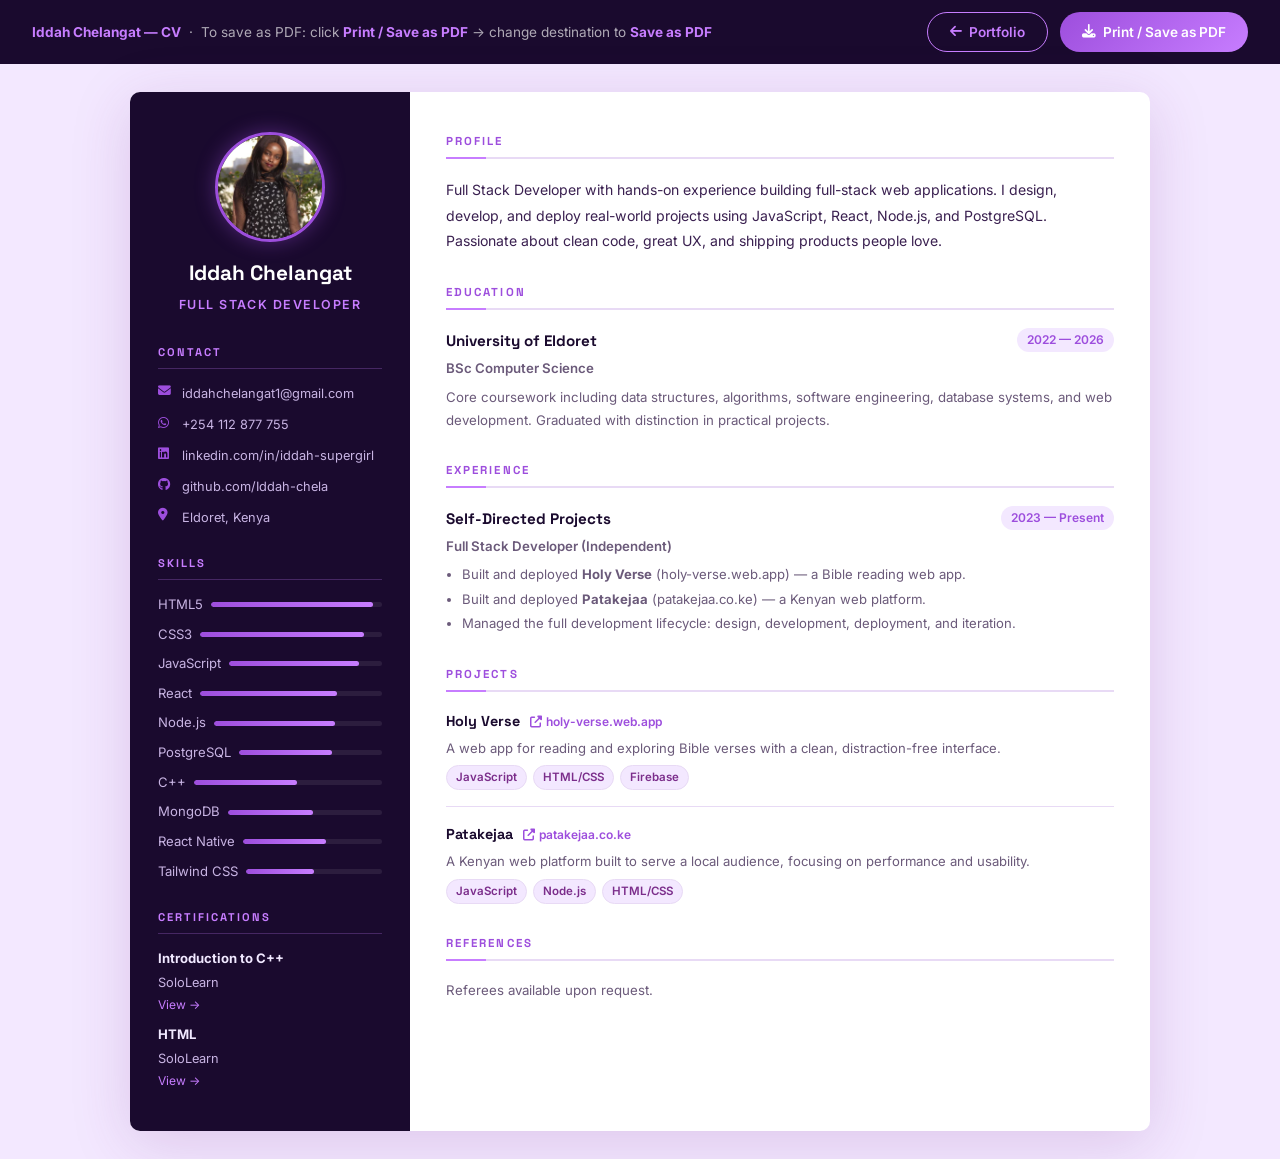
<file: cv.html>
<!DOCTYPE html>
<html lang="en">
<head>
  <meta charset="UTF-8" />
  <meta name="viewport" content="width=device-width, initial-scale=1.0" />
  <title>CV — Iddah Chelangat</title>
  <link rel="preconnect" href="https://fonts.googleapis.com" />
  <link rel="preconnect" href="https://fonts.gstatic.com" crossorigin />
  <link href="https://fonts.googleapis.com/css2?family=Space+Grotesk:wght@400;500;600;700&family=Inter:wght@300;400;500;600&display=swap" rel="stylesheet" />
  <link rel="stylesheet" href="https://cdnjs.cloudflare.com/ajax/libs/font-awesome/6.5.0/css/all.min.css" />

  <style>
    /* ======= VARIABLES ======= */
    :root {
      --purple:      #7b2d8b;
      --purple-mid:  #9d4edd;
      --purple-light:#c77dff;
      --pink:        #f72585;
      --bg:          #ffffff;
      --sidebar-bg:  #1a0a2e;
      --text:        #1a0a2e;
      --text-muted:  #6b5a7a;
      --border:      #e8daf5;
      --accent-line: #c77dff;
    }

    /* ======= RESET ======= */
    *, *::before, *::after { margin: 0; padding: 0; box-sizing: border-box; }
    body {
      font-family: 'Inter', sans-serif;
      background: #f3e8ff;
      color: var(--text);
      line-height: 1.65;
      font-size: 14px;
    }
    a { text-decoration: none; color: inherit; }

    /* ======= NO-PRINT CONTROLS ======= */
    .print-bar {
      background: var(--sidebar-bg);
      color: #fff;
      padding: 12px 32px;
      display: flex;
      align-items: center;
      justify-content: space-between;
      gap: 16px;
      flex-wrap: wrap;
    }
    .print-bar p {
      font-size: 0.85rem;
      color: rgba(255,255,255,0.65);
    }
    .print-bar strong { color: #c77dff; }
    .print-bar-actions { display: flex; gap: 12px; }
    .btn-print {
      padding: 8px 22px;
      background: linear-gradient(135deg, #9d4edd, #c77dff);
      color: #fff;
      border: none;
      border-radius: 100px;
      font-family: 'Inter', sans-serif;
      font-size: 0.85rem;
      font-weight: 600;
      cursor: pointer;
      transition: opacity 0.2s;
      display: flex; align-items: center; gap: 7px;
    }
    .btn-print:hover { opacity: 0.85; }
    .btn-back {
      padding: 8px 22px;
      background: transparent;
      color: #c77dff;
      border: 1.5px solid #c77dff;
      border-radius: 100px;
      font-family: 'Inter', sans-serif;
      font-size: 0.85rem;
      font-weight: 600;
      cursor: pointer;
      transition: all 0.2s;
      display: flex; align-items: center; gap: 7px;
    }
    .btn-back:hover { background: rgba(199,125,255,0.1); }

    /* ======= CV WRAPPER ======= */
    .cv-page {
      max-width: 1020px;
      margin: 28px auto;
      background: var(--bg);
      box-shadow: 0 12px 60px rgba(123,45,139,0.18);
      border-radius: 10px;
      overflow: hidden;
      display: grid;
      grid-template-columns: 280px 1fr;
    }

    /* ======= SIDEBAR ======= */
    .cv-sidebar {
      background: var(--sidebar-bg);
      color: #f0e8ff;
      padding: 40px 28px;
    }

    .cv-photo-wrap {
      display: flex;
      flex-direction: column;
      align-items: center;
      margin-bottom: 28px;
    }
    .cv-photo {
      width: 110px; height: 110px;
      border-radius: 50%;
      object-fit: cover;
      border: 3px solid #9d4edd;
      box-shadow: 0 0 20px rgba(157,78,221,0.4);
      margin-bottom: 14px;
    }
    .cv-photo-placeholder {
      width: 110px; height: 110px;
      border-radius: 50%;
      background: linear-gradient(135deg, #4a1080, #9d4edd);
      display: flex; align-items: center; justify-content: center;
      font-family: 'Space Grotesk', sans-serif;
      font-size: 2.4rem;
      font-weight: 700;
      color: #fff;
      border: 3px solid #9d4edd;
      margin-bottom: 14px;
    }
    .cv-name {
      font-family: 'Space Grotesk', sans-serif;
      font-size: 1.3rem;
      font-weight: 700;
      text-align: center;
      color: #fff;
      margin-bottom: 4px;
    }
    .cv-title {
      font-size: 0.78rem;
      font-weight: 600;
      letter-spacing: 0.12em;
      text-transform: uppercase;
      color: #c77dff;
      text-align: center;
    }

    .cv-section-title {
      font-family: 'Space Grotesk', sans-serif;
      font-size: 0.7rem;
      font-weight: 700;
      letter-spacing: 0.18em;
      text-transform: uppercase;
      color: #c77dff;
      border-bottom: 1px solid rgba(199,125,255,0.25);
      padding-bottom: 6px;
      margin-bottom: 14px;
      margin-top: 26px;
    }
    .cv-section-title:first-of-type { margin-top: 0; }

    /* Contact list */
    .cv-contact-list { list-style: none; display: flex; flex-direction: column; gap: 10px; }
    .cv-contact-list li { display: flex; align-items: flex-start; gap: 10px; font-size: 0.8rem; color: #c8b4e3; }
    .cv-contact-list li i {
      color: #9d4edd;
      width: 14px;
      flex-shrink: 0;
      margin-top: 2px;
    }
    .cv-contact-list a { color: #c8b4e3; word-break: break-all; }
    .cv-contact-list a:hover { color: #c77dff; }

    /* Skills list */
    .cv-skills-list { list-style: none; display: flex; flex-direction: column; gap: 8px; }
    .cv-skills-list li {
      font-size: 0.82rem;
      color: #c8b4e3;
      display: flex;
      align-items: center;
      justify-content: space-between;
      gap: 8px;
    }
    .skill-bar-outer {
      flex: 1;
      height: 5px;
      background: rgba(255,255,255,0.08);
      border-radius: 3px;
      overflow: hidden;
      min-width: 60px;
    }
    .skill-bar-inner {
      height: 100%;
      background: linear-gradient(90deg, #9d4edd, #c77dff);
      border-radius: 3px;
    }

    /* Certs on sidebar */
    .cv-certs-list { list-style: none; display: flex; flex-direction: column; gap: 10px; }
    .cv-certs-list li { font-size: 0.8rem; color: #c8b4e3; display: flex; flex-direction: column; gap: 2px; }
    .cv-certs-list li strong { color: #f0e8ff; font-size: 0.82rem; }
    .cv-certs-list li a { color: #c77dff; font-size: 0.75rem; }

    /* ======= MAIN CONTENT ======= */
    .cv-main {
      padding: 40px 36px;
    }

    .cv-main-section { margin-bottom: 30px; }
    .cv-main-section:last-child { margin-bottom: 0; }

    .cv-main-title {
      font-family: 'Space Grotesk', sans-serif;
      font-size: 0.72rem;
      font-weight: 700;
      letter-spacing: 0.18em;
      text-transform: uppercase;
      color: var(--purple-mid);
      border-bottom: 2px solid var(--border);
      padding-bottom: 6px;
      margin-bottom: 18px;
      position: relative;
    }
    .cv-main-title::after {
      content: '';
      position: absolute;
      bottom: -2px; left: 0;
      width: 40px; height: 2px;
      background: var(--accent-line);
    }

    /* Summary */
    .cv-summary { font-size: 0.88rem; color: #3a2050; line-height: 1.8; }

    /* Experience / Education items */
    .cv-entry { margin-bottom: 20px; }
    .cv-entry:last-child { margin-bottom: 0; }

    .cv-entry-header {
      display: flex;
      justify-content: space-between;
      align-items: flex-start;
      gap: 12px;
      margin-bottom: 4px;
      flex-wrap: wrap;
    }
    .cv-entry-title {
      font-family: 'Space Grotesk', sans-serif;
      font-size: 0.95rem;
      font-weight: 700;
      color: var(--text);
    }
    .cv-entry-date {
      font-size: 0.75rem;
      font-weight: 600;
      color: var(--purple-mid);
      white-space: nowrap;
      background: #f3e8ff;
      padding: 2px 10px;
      border-radius: 100px;
    }
    .cv-entry-sub {
      font-size: 0.82rem;
      font-weight: 600;
      color: var(--purple);
      margin-bottom: 6px;
    }
    .cv-entry p {
      font-size: 0.83rem;
      color: var(--text-muted);
      line-height: 1.7;
    }
    .cv-entry ul {
      margin-top: 6px;
      padding-left: 16px;
    }
    .cv-entry ul li {
      font-size: 0.82rem;
      color: var(--text-muted);
      margin-bottom: 3px;
    }

    /* Projects */
    .cv-project { margin-bottom: 16px; padding-bottom: 16px; border-bottom: 1px solid var(--border); }
    .cv-project:last-child { border-bottom: none; padding-bottom: 0; margin-bottom: 0; }
    .cv-project-header {
      display: flex; align-items: center; gap: 10px; margin-bottom: 4px; flex-wrap: wrap;
    }
    .cv-project-header h3 {
      font-family: 'Space Grotesk', sans-serif;
      font-size: 0.9rem;
      font-weight: 700;
      color: var(--text);
    }
    .cv-project-link {
      font-size: 0.75rem;
      color: var(--purple-mid);
      font-weight: 600;
      display: flex; align-items: center; gap: 4px;
    }
    .cv-project p {
      font-size: 0.82rem;
      color: var(--text-muted);
      margin-bottom: 6px;
    }
    .cv-tags { display: flex; flex-wrap: wrap; gap: 6px; }
    .cv-tag {
      font-size: 0.72rem;
      font-weight: 600;
      color: var(--purple);
      background: #f3e8ff;
      border: 1px solid var(--border);
      padding: 2px 9px;
      border-radius: 100px;
    }

    /* ======= PRINT STYLES ======= */
    @media print {
      @page { size: A4 portrait; margin: 0; }

      html, body {
        width: 210mm;
        height: 297mm;
        margin: 0;
        padding: 0;
        background: #fff;
        overflow: hidden;
        counter-reset: page 1;
      }

      .print-bar { display: none !important; }

      .cv-page {
        width: 210mm;
        min-height: 297mm;
        height: 297mm;
        margin: 0;
        max-width: none;
        border-radius: 0;
        box-shadow: none;
        overflow: hidden;
        position: relative;
      }

      .cv-sidebar {
        padding: 28px 20px;
      }

      .cv-main {
        padding: 28px 24px;
      }

      .cv-main-section {
        margin-bottom: 18px;
      }

      .cv-photo {
        width: 96px;
        height: 96px;
      }

      .cv-section-title {
        margin-top: 16px;
      }

      .cv-contact-list,
      .cv-skills-list,
      .cv-certs-list {
        gap: 6px;
      }

      .cv-summary,
      .cv-entry p,
      .cv-entry ul li,
      .cv-project p {
        font-size: 0.78rem;
        line-height: 1.5;
      }

      .cv-entry {
        margin-bottom: 12px;
      }

      .cv-project {
        margin-bottom: 10px;
        padding-bottom: 10px;
      }
      /* Print footer with automatic page numbers (appears on each PDF page) */
      /* Hide page footer when printing (user prefers no page numbers) */
      .cv-page .page-footer { display: none !important; }
    }

    /* ======= RESPONSIVE ======= */
    @media (max-width: 640px) {
      .cv-page { grid-template-columns: 1fr; }
      .cv-sidebar { padding: 32px 24px; }
    }
  </style>
</head>
<body>

  <!-- Print bar (hidden when printing) -->
  <div class="print-bar">
    <p>
      <strong>Iddah Chelangat — CV</strong> &nbsp;·&nbsp;
      To save as PDF: click <strong>Print / Save as PDF</strong> → change destination to <strong>Save as PDF</strong>
    </p>
    <div class="print-bar-actions">
      <a href="index.html" class="btn-back"><i class="fas fa-arrow-left"></i> Portfolio</a>
      <button class="btn-print" onclick="window.print()">
        <i class="fas fa-download"></i> Print / Save as PDF
      </button>
    </div>
  </div>

  <!-- CV Page -->
  <div class="cv-page">

    <!-- ===== SIDEBAR ===== -->
    <aside class="cv-sidebar">

      <!-- Photo + Name -->
      <div class="cv-photo-wrap">
        <!-- PLACEHOLDER: Make sure assets/photo.jpg exists -->
        <img src="assets/photo.png" alt="Iddah Chelangat" class="cv-photo"
             onerror="this.style.display='none'; document.querySelector('.cv-photo-placeholder').style.display='flex'" />
        <div class="cv-photo-placeholder" style="display:none;">IC</div>
        <p class="cv-name">Iddah Chelangat</p>
        <p class="cv-title">Full Stack Developer</p>
      </div>

      <!-- Contact -->
      <p class="cv-section-title">Contact</p>
      <ul class="cv-contact-list">
        <li>
          <i class="fas fa-envelope"></i>
          <a href="mailto:iddahchelangat1@gmail.com">iddahchelangat1@gmail.com</a>
        </li>
        <li>
          <i class="fab fa-whatsapp"></i>
          <a href="https://wa.me/254112877755">+254 112 877 755</a>
        </li>
        <li>
          <i class="fab fa-linkedin"></i>
          <a href="https://linkedin.com/in/iddah-supergirl-662a89255" target="_blank" rel="noopener">
            linkedin.com/in/iddah-supergirl
          </a>
        </li>
        <li>
          <i class="fab fa-github"></i>
          <a href="https://github.com/Iddah-chela" target="_blank" rel="noopener">
            github.com/Iddah-chela
          </a>
        </li>
        <li>
          <i class="fas fa-map-marker-alt"></i>
          <span>Eldoret, Kenya</span>
        </li>
      </ul>

      <!-- Skills -->
      <p class="cv-section-title">Skills</p>
      <ul class="cv-skills-list">
        <li>HTML5 <div class="skill-bar-outer"><div class="skill-bar-inner" style="width:95%"></div></div></li>
        <li>CSS3 <div class="skill-bar-outer"><div class="skill-bar-inner" style="width:90%"></div></div></li>
        <li>JavaScript <div class="skill-bar-outer"><div class="skill-bar-inner" style="width:85%"></div></div></li>
        <li>React <div class="skill-bar-outer"><div class="skill-bar-inner" style="width:75%"></div></div></li>
        <li>Node.js <div class="skill-bar-outer"><div class="skill-bar-inner" style="width:72%"></div></div></li>
        <li>PostgreSQL <div class="skill-bar-outer"><div class="skill-bar-inner" style="width:65%"></div></div></li>
        <li>C++ <div class="skill-bar-outer"><div class="skill-bar-inner" style="width:55%"></div></div></li>
        <li>MongoDB <div class="skill-bar-outer"><div class="skill-bar-inner" style="width:55%"></div></div></li>
        <li>React Native <div class="skill-bar-outer"><div class="skill-bar-inner" style="width:60%"></div></div></li>
        <li>Tailwind CSS <div class="skill-bar-outer"><div class="skill-bar-inner" style="width:50%"></div></div></li>
        <!-- PLACEHOLDER: Adjust skill percentages to be accurate to your level -->
      </ul>

      <!-- Certifications -->
      <p class="cv-section-title">Certifications</p>
      <ul class="cv-certs-list">
        <li>
          <strong>Introduction to C++</strong>
          SoloLearn
          <!-- PLACEHOLDER: Replace # with your real certificate link -->
          <a href="https://api2.sololearn.com/v2/certificates/CT-RPSUYZDH/image/png?t=639088401155566960" target="_blank" rel="noopener">View →</a>
        </li>
        <li>
          <strong>HTML</strong>
          SoloLearn
          <!-- PLACEHOLDER: Replace # with your real certificate link -->
          <a href="https://api2.sololearn.com/v2/certificates/CC-HUHIJHKA/image/png?t=639088401404625700" target="_blank" rel="noopener">View →</a>
        </li>
        
        <!-- PLACEHOLDER: Add more certificates here -->
      </ul>

    </aside>

    <!-- ===== MAIN ===== -->
    <main class="cv-main">

      <!-- Professional Summary -->
      <div class="cv-main-section">
        <p class="cv-main-title">Profile</p>
        <p class="cv-summary">
          Full Stack Developer with hands-on experience building full-stack web applications. I design,
          develop, and deploy real-world projects using JavaScript, React, Node.js, and PostgreSQL.
          Passionate about clean code, great UX, and shipping products people love.
        </p>
      </div>

      <!-- Education -->
      <div class="cv-main-section">
        <p class="cv-main-title">Education</p>

        <div class="cv-entry">
          <div class="cv-entry-header">
            <span class="cv-entry-title">University of Eldoret</span>
            <!-- PLACEHOLDER: Confirm exact start year -->
            <span class="cv-entry-date">2022 — 2026</span>
          </div>
          <p class="cv-entry-sub">
            BSc Computer Science
            <!-- PLACEHOLDER: Confirm your exact degree title -->
          </p>
          <p>
            Core coursework including data structures, algorithms, software engineering,
            database systems, and web development. Graduated with distinction in practical projects.
            <!-- PLACEHOLDER: Adjust this line to reflect your actual standing / highlights -->
          </p>
        </div>

        <!-- PLACEHOLDER: Add secondary school below if you'd like
        <div class="cv-entry">
          <div class="cv-entry-header">
            <span class="cv-entry-title">School Name</span>
            <span class="cv-entry-date">Year — Year</span>
          </div>
          <p class="cv-entry-sub">KCSE · Grade: — PLACEHOLDER</p>
        </div>
        -->
      </div>

      <!-- Experience -->
      <div class="cv-main-section">
        <p class="cv-main-title">Experience</p>

        <div class="cv-entry">
          <div class="cv-entry-header">
            <span class="cv-entry-title">Self-Directed Projects</span>
            <span class="cv-entry-date">2023 — Present</span>
          </div>
          <p class="cv-entry-sub">Full Stack Developer (Independent)</p>
          <ul>
            <li>Built and deployed <strong>Holy Verse</strong> (holy-verse.web.app) — a Bible reading web app.</li>
            <li>Built and deployed <strong>Patakejaa</strong> (patakejaa.co.ke) — a Kenyan web platform.</li>
            <li>Managed the full development lifecycle: design, development, deployment, and iteration.</li>
          </ul>
        </div>

        <!-- PLACEHOLDER: Add internships, attachments, or freelance gigs below
        <div class="cv-entry">
          <div class="cv-entry-header">
            <span class="cv-entry-title">Company Name</span>
            <span class="cv-entry-date">Month Year — Month Year</span>
          </div>
          <p class="cv-entry-sub">Role Title</p>
          <ul>
            <li>PLACEHOLDER: What you did and what you achieved.</li>
            <li>PLACEHOLDER: Impact or outcome.</li>
          </ul>
        </div>
        -->
      </div>

      <!-- Projects -->
      <div class="cv-main-section">
        <p class="cv-main-title">Projects</p>

        <div class="cv-project">
          <div class="cv-project-header">
            <h3>Holy Verse</h3>
            <a href="https://holy-verse.web.app" target="_blank" rel="noopener" class="cv-project-link">
              <i class="fas fa-external-link-alt"></i> holy-verse.web.app
            </a>
          </div>
          <p>
            <!-- PLACEHOLDER: Write 1-2 sentences describing Holy Verse -->
            A web app for reading and exploring Bible verses with a clean, distraction-free interface.
          </p>
          <div class="cv-tags">
            <!-- PLACEHOLDER: Update with real stack -->
            <span class="cv-tag">JavaScript</span>
            <span class="cv-tag">HTML/CSS</span>
            <span class="cv-tag">Firebase</span>
          </div>
        </div>

        <div class="cv-project">
          <div class="cv-project-header">
            <h3>Patakejaa</h3>
            <a href="https://patakejaa.co.ke" target="_blank" rel="noopener" class="cv-project-link">
              <i class="fas fa-external-link-alt"></i> patakejaa.co.ke
            </a>
          </div>
          <p>
            <!-- PLACEHOLDER: Write 1-2 sentences describing Patakejaa -->
            A Kenyan web platform built to serve a local audience, focusing on performance and usability.
          </p>
          <div class="cv-tags">
            <!-- PLACEHOLDER: Update with real stack -->
            <span class="cv-tag">JavaScript</span>
            <span class="cv-tag">Node.js</span>
            <span class="cv-tag">HTML/CSS</span>
          </div>
        </div>

      </div>

      <!-- References -->
      <div class="cv-main-section">
        <p class="cv-main-title">References</p>
        <div class="cv-entry" style="font-size:0.83rem; color:#6b5a7a;">
          <p>Referees available upon request.</p>
        </div>
      </div>

    </main>

  </div><!-- end .cv-page -->
  <div class="page-footer" aria-hidden="true"></div>

</body>
</html>
</file>
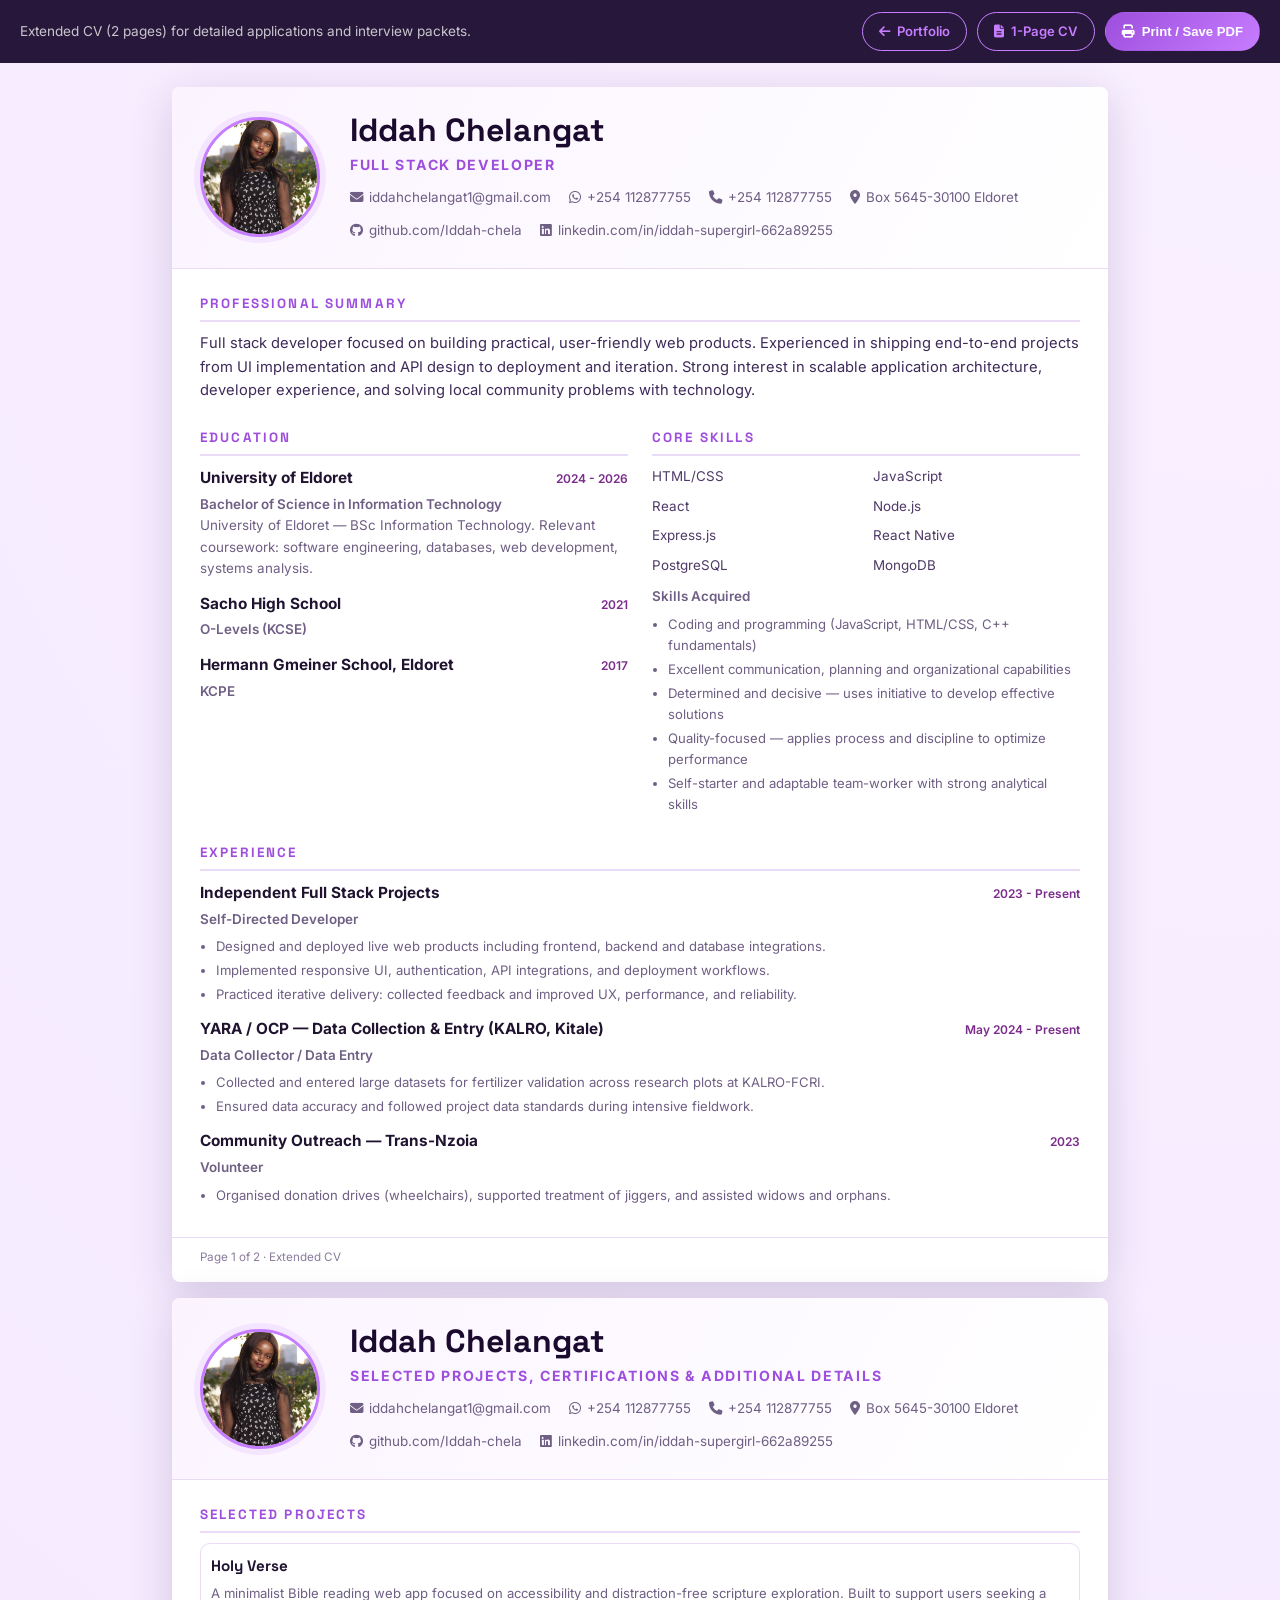
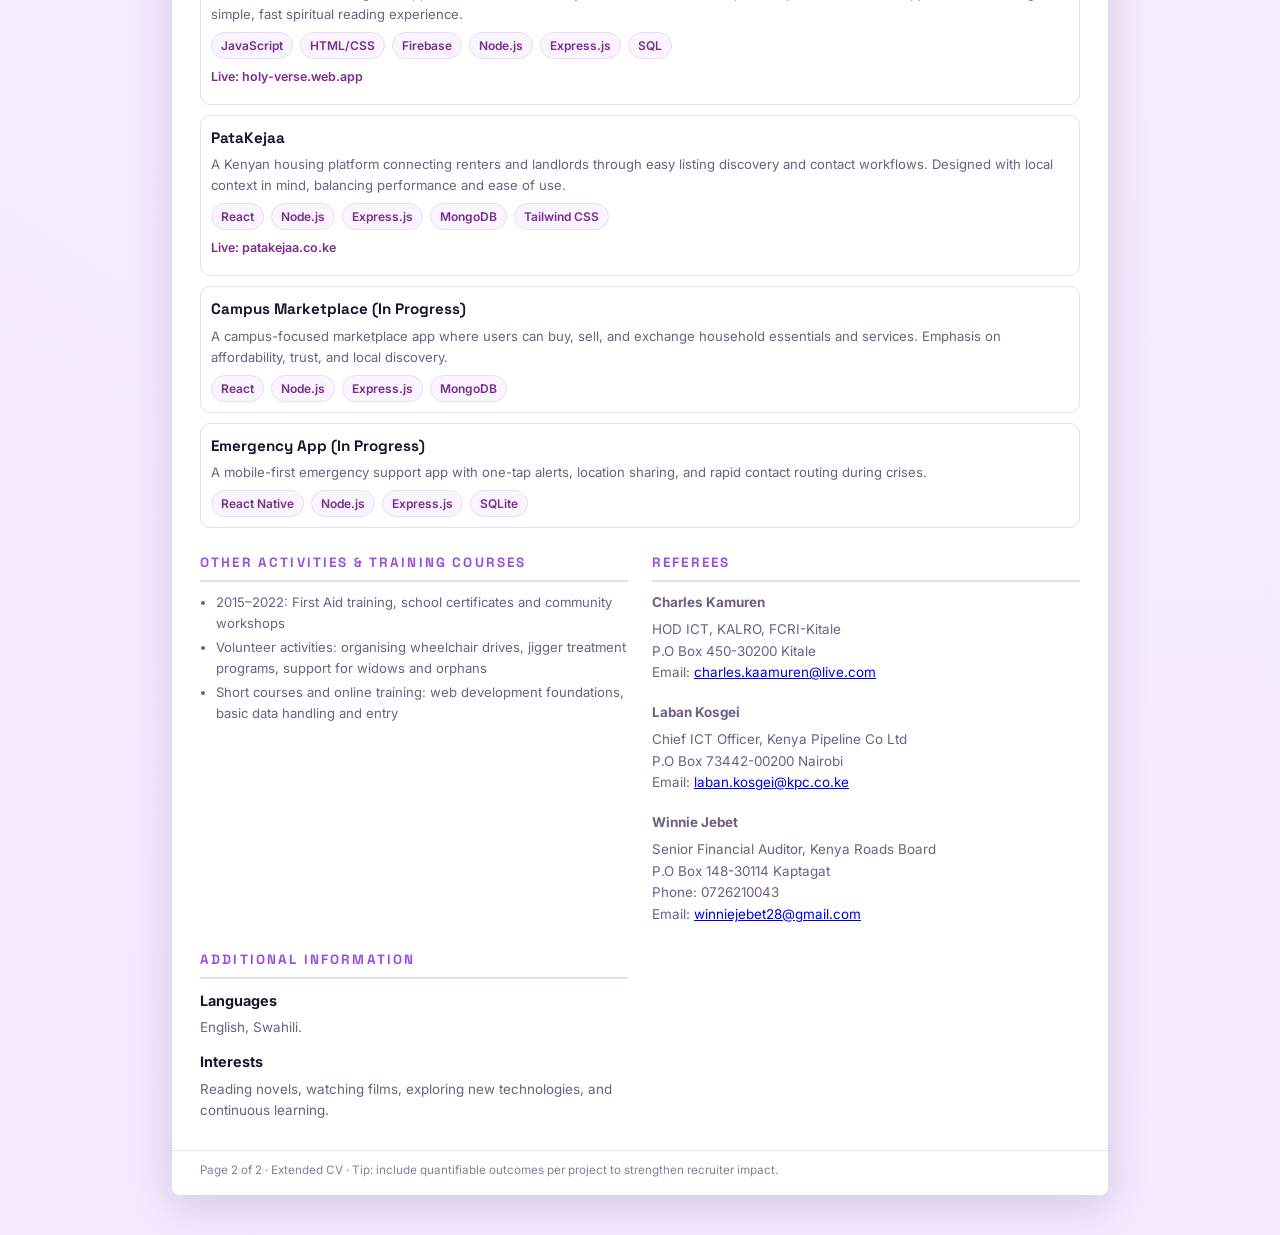
<file: extended-cv.html>
<!DOCTYPE html>
<html lang="en">
<head>
  <meta charset="UTF-8" />
  <meta name="viewport" content="width=device-width, initial-scale=1.0" />
  <title>Extended CV - Iddah Chelangat</title>
  <link rel="preconnect" href="https://fonts.googleapis.com" />
  <link rel="preconnect" href="https://fonts.gstatic.com" crossorigin />
  <link href="https://fonts.googleapis.com/css2?family=Space+Grotesk:wght@400;500;600;700&family=Inter:wght@300;400;500;600&display=swap" rel="stylesheet" />
  <link rel="stylesheet" href="https://cdnjs.cloudflare.com/ajax/libs/font-awesome/6.5.0/css/all.min.css" />
  <style>
    :root {
      --purple-900: #1a0a2e;
      --purple-700: #7b2d8b;
      --purple-500: #9d4edd;
      --purple-300: #c77dff;
      --ink: #1f1330;
      --muted: #6f5f84;
      --line: #eadbf6;
      --paper: #ffffff;
      --bg: #f4e9ff;
    }

    *, *::before, *::after { box-sizing: border-box; }
    html, body { margin: 0; padding: 0; }
    body {
      font-family: 'Inter', sans-serif;
      color: var(--ink);
      background: radial-gradient(circle at top right, #f8efff, var(--bg));
      line-height: 1.6;
    }

    .top-actions {
      position: sticky;
      top: 0;
      z-index: 10;
      display: flex;
      justify-content: space-between;
      align-items: center;
      gap: 12px;
      padding: 12px 20px;
      background: rgba(26, 10, 46, 0.94);
      color: #fff;
      backdrop-filter: blur(6px);
    }

    .top-actions .note {
      font-size: 0.85rem;
      color: rgba(255, 255, 255, 0.75);
    }

    .actions {
      display: flex;
      gap: 10px;
    }

    .btn {
      border: 1px solid transparent;
      border-radius: 999px;
      padding: 8px 16px;
      font-size: 0.82rem;
      font-weight: 600;
      text-decoration: none;
      cursor: pointer;
      display: inline-flex;
      align-items: center;
      gap: 7px;
      color: #fff;
      background: linear-gradient(135deg, var(--purple-500), var(--purple-300));
    }

    .btn-secondary {
      background: transparent;
      border-color: var(--purple-300);
      color: var(--purple-300);
    }

    .sheet-wrap {
      width: min(100%, 960px);
      margin: 24px auto 40px;
      padding: 0 12px;
    }

    .sheet {
      background: var(--paper);
      box-shadow: 0 10px 44px rgba(44, 15, 74, 0.16);
      margin-bottom: 16px;
      border-radius: 8px;
      overflow: hidden;
      min-height: 297mm;
      display: flex;
      flex-direction: column;
      position: relative;
    }

    .sheet:last-child { margin-bottom: 0; }

    .header {
      display: grid;
      grid-template-columns: 130px 1fr;
      gap: 20px;
      align-items: center;
      padding: 26px 28px;
      border-bottom: 1px solid var(--line);
      background: linear-gradient(120deg, #fbf4ff 0%, #fff 100%);
    }

    .photo {
      width: 120px;
      height: 120px;
      border-radius: 50%;
      object-fit: cover;
      border: 3px solid var(--purple-300);
      box-shadow: 0 0 0 6px rgba(199, 125, 255, 0.14);
    }

    .name {
      margin: 0;
      font-family: 'Space Grotesk', sans-serif;
      font-size: 2rem;
      line-height: 1.1;
      color: var(--purple-900);
    }

    .title {
      margin: 6px 0 10px;
      font-size: 0.88rem;
      letter-spacing: 0.12em;
      text-transform: uppercase;
      font-weight: 700;
      color: var(--purple-500);
    }

    .contact-row {
      display: flex;
      flex-wrap: wrap;
      gap: 12px 18px;
      font-size: 0.84rem;
      color: var(--muted);
    }

    .contact-row span, .contact-row a {
      display: inline-flex;
      align-items: center;
      gap: 6px;
      color: inherit;
      text-decoration: none;
    }

    .content {
      display: grid;
      grid-template-columns: 1fr 1fr;
      gap: 24px;
      padding: 24px 28px 28px;
      flex: 1;
    }

    .full {
      grid-column: 1 / -1;
    }

    .section {
      margin: 0;
    }

    .section h2 {
      margin: 0 0 10px;
      font-family: 'Space Grotesk', sans-serif;
      font-size: 0.84rem;
      text-transform: uppercase;
      letter-spacing: 0.16em;
      color: var(--purple-500);
      padding-bottom: 6px;
      border-bottom: 2px solid var(--line);
    }

    .summary {
      margin: 0;
      font-size: 0.92rem;
      color: #3e2a5a;
    }

    .entry {
      margin-bottom: 12px;
    }

    .entry:last-child { margin-bottom: 0; }

    .entry-top {
      display: flex;
      justify-content: space-between;
      gap: 8px;
      align-items: baseline;
      margin-bottom: 3px;
    }

    .entry h3 {
      margin: 0;
      font-size: 0.96rem;
      font-weight: 700;
      color: var(--ink);
    }

    .date {
      font-size: 0.75rem;
      color: var(--purple-700);
      font-weight: 600;
      white-space: nowrap;
    }

    .subtitle {
      margin: 0 0 5px;
      font-size: 0.83rem;
      color: var(--purple-700);
      font-weight: 600;
    }

    .entry p {
      margin: 0;
      font-size: 0.84rem;
      color: var(--muted);
    }

    .entry ul {
      margin: 6px 0 0;
      padding-left: 16px;
    }

    .entry li {
      margin-bottom: 3px;
      color: var(--muted);
      font-size: 0.82rem;
    }

    .chips {
      display: flex;
      flex-wrap: wrap;
      gap: 7px;
    }

    .chip {
      font-size: 0.75rem;
      border: 1px solid var(--line);
      border-radius: 999px;
      padding: 3px 9px;
      color: var(--purple-700);
      background: #faf4ff;
      font-weight: 600;
    }

    .skills-grid {
      display: grid;
      grid-template-columns: repeat(2, 1fr);
      gap: 8px 14px;
      font-size: 0.84rem;
      color: #4f3a67;
    }

    .skills-grid div {
      display: flex;
      align-items: center;
      gap: 8px;
    }

    .bar {
      width: 100%;
      height: 6px;
      border-radius: 99px;
      background: #f0e3fb;
      overflow: hidden;
      margin-top: 3px;
    }

    .bar > span {
      display: block;
      height: 100%;
      background: linear-gradient(90deg, var(--purple-500), var(--purple-300));
    }

    .project {
      border: 1px solid var(--line);
      border-radius: 10px;
      padding: 10px;
      margin-bottom: 10px;
      background: #fff;
    }

    .project:last-child { margin-bottom: 0; }

    .project h3 {
      margin: 0 0 4px;
      font-size: 0.95rem;
      font-family: 'Space Grotesk', sans-serif;
    }

    .project p {
      margin: 0 0 7px;
      font-size: 0.82rem;
      color: var(--muted);
    }

    .project a {
      color: var(--purple-700);
      font-size: 0.78rem;
      font-weight: 600;
      text-decoration: none;
    }

    .cert-list {
      margin: 0;
      padding-left: 16px;
    }

    .cert-list li {
      margin-bottom: 6px;
      color: var(--muted);
      font-size: 0.82rem;
    }

    .cert-list a {
      color: var(--purple-700);
      font-weight: 600;
      text-decoration: none;
    }

    .footer-note {
      margin-top: auto;
      padding: 10px 28px 16px;
      font-size: 0.73rem;
      color: #8a7b9c;
      border-top: 1px solid var(--line);
    }

    @media print {
      @page { size: A4 portrait; margin: 0; }

      html, body {
        counter-reset: page 1;
      }

      body {
        background: #fff;
      }

      .top-actions {
        display: none !important;
      }

      .sheet-wrap {
        margin: 0;
        width: 100%;
        padding: 0;
      }

      .sheet {
        margin: 0;
        border-radius: 0;
        box-shadow: none;
        width: 210mm;
        min-height: 297mm;
        page-break-after: always;
      }

      .sheet:last-child {
        page-break-after: auto;
      }

      .header {
        padding: 18mm 14mm 7mm;
      }

      .content {
        padding: 8mm 14mm 7mm;
        gap: 6mm;
      }

      /* Prevent awkward page breaks inside logical blocks */
      .section, .entry, .project, .skills-grid, .cert-list, .chips, .contact-row {
        page-break-inside: avoid;
        break-inside: avoid;
      }

      /* Keep headings with at least two lines of following content */
      .section h2 { page-break-after: avoid; }

      /* Reduce widows/orphans to avoid single-line leftovers */
      p, li, .summary, .entry p, .entry ul { widows: 2; orphans: 2; }

      .footer-note {
        padding: 4mm 14mm 6mm;
        display: none; /* hide the interactive footer in print; use .print-footer instead */
      }

      /* Print footer with automatic page numbers (appears on each PDF page) */
      /* Hide any generated footers in the printed PDF */
      .sheet .sheet-footer,
      .print-footer { display: none !important; }

      a {
        color: inherit;
        text-decoration: none;
      }
    }

    @media (max-width: 740px) {
      .header {
        grid-template-columns: 1fr;
        text-align: center;
      }

      .photo {
        margin: 0 auto;
      }

      .contact-row {
        justify-content: center;
      }

      .content {
        grid-template-columns: 1fr;
      }
    }
  </style>
</head>
<body>
  <div class="top-actions">
    <div class="note">Extended CV (2 pages) for detailed applications and interview packets.</div>
    <div class="actions">
      <a href="index.html" class="btn btn-secondary"><i class="fas fa-arrow-left"></i> Portfolio</a>
      <a href="cv.html" class="btn btn-secondary"><i class="fas fa-file-lines"></i> 1-Page CV</a>
      <button class="btn" onclick="window.print()"><i class="fas fa-print"></i> Print / Save PDF</button>
    </div>
  </div>

  <div class="sheet-wrap">
    <section class="sheet">
      <header class="header">
        <img src="assets/photo.png" alt="Iddah Chelangat" class="photo" />
        <div>
          <h1 class="name">Iddah Chelangat</h1>
          <p class="title">Full Stack Developer</p>
          <div class="contact-row">
            <span><i class="fas fa-envelope"></i> iddahchelangat1@gmail.com</span>
            <span><i class="fab fa-whatsapp"></i> +254 112877755</span>
            <span><i class="fas fa-phone"></i> +254 112877755</span>
            <span><i class="fas fa-map-marker-alt"></i> Box 5645-30100 Eldoret</span>
            <a href="https://github.com/Iddah-chela" target="_blank" rel="noopener"><i class="fab fa-github"></i> github.com/Iddah-chela</a>
            <a href="https://linkedin.com/in/iddah-supergirl-662a89255" target="_blank" rel="noopener"><i class="fab fa-linkedin"></i> linkedin.com/in/iddah-supergirl-662a89255</a>
          </div>
        </div>
      </header>

      <div class="content">
        <section class="section full">
          <h2>Professional Summary</h2>
          <p class="summary">
            Full stack developer focused on building practical, user-friendly web products.
            Experienced in shipping end-to-end projects from UI implementation and API design to deployment and iteration.
            Strong interest in scalable application architecture, developer experience, and solving local community problems with technology.
          </p>
        </section>

        <section class="section">
          <h2>Education</h2>
          <div class="entry">
            <div class="entry-top">
              <h3>University of Eldoret</h3>
              <span class="date">2024 - 2026</span>
            </div>
            <p class="subtitle">Bachelor of Science in Information Technology</p>
            <p>
              University of Eldoret — BSc Information Technology. Relevant coursework: software engineering, databases, web development, systems analysis.
            </p>
          </div>

          <div class="entry">
            <div class="entry-top">
              <h3>Sacho High School</h3>
              <span class="date">2021</span>
            </div>
            <p class="subtitle">O-Levels (KCSE)</p>
          </div>

          <div class="entry">
            <div class="entry-top">
              <h3>Hermann Gmeiner School, Eldoret</h3>
              <span class="date">2017</span>
            </div>
            <p class="subtitle">KCPE</p>
          </div>
        </section>

        <section class="section">
          <h2>Core Skills</h2>
          <div class="skills-grid">
            <div><span>HTML/CSS</span></div>
            <div><span>JavaScript</span></div>
            <div><span>React</span></div>
            <div><span>Node.js</span></div>
            <div><span>Express.js</span></div>
            <div><span>React Native</span></div>
            <div><span>PostgreSQL</span></div>
            <div><span>MongoDB</span></div>
          </div>
          <div class="entry" style="margin-top:10px;">
            <p class="subtitle">Skills Acquired</p>
            <ul>
              <li>Coding and programming (JavaScript, HTML/CSS, C++ fundamentals)</li>
              <li>Excellent communication, planning and organizational capabilities</li>
              <li>Determined and decisive — uses initiative to develop effective solutions</li>
              <li>Quality-focused — applies process and discipline to optimize performance</li>
              <li>Self-starter and adaptable team-worker with strong analytical skills</li>
            </ul>
          </div>
        </section>

        <section class="section full">
          <h2>Experience</h2>
          <div class="entry">
            <div class="entry-top">
              <h3>Independent Full Stack Projects</h3>
              <span class="date">2023 - Present</span>
            </div>
            <p class="subtitle">Self-Directed Developer</p>
            <ul>
              <li>Designed and deployed live web products including frontend, backend and database integrations.</li>
              <li>Implemented responsive UI, authentication, API integrations, and deployment workflows.</li>
              <li>Practiced iterative delivery: collected feedback and improved UX, performance, and reliability.</li>
            </ul>
          </div>

          <div class="entry">
            <div class="entry-top">
              <h3>YARA / OCP — Data Collection & Entry (KALRO, Kitale)</h3>
              <span class="date">May 2024 - Present</span>
            </div>
            <p class="subtitle">Data Collector / Data Entry</p>
            <ul>
              <li>Collected and entered large datasets for fertilizer validation across research plots at KALRO-FCRI.</li>
              <li>Ensured data accuracy and followed project data standards during intensive fieldwork.</li>
            </ul>
          </div>

          <div class="entry">
            <div class="entry-top">
              <h3>Community Outreach — Trans-Nzoia</h3>
              <span class="date">2023</span>
            </div>
            <p class="subtitle">Volunteer</p>
            <ul>
              <li>Organised donation drives (wheelchairs), supported treatment of jiggers, and assisted widows and orphans.</li>
            </ul>
          </div>
        </section>
      </div>

      <div class="footer-note">
        Page 1 of 2 · Extended CV 
      </div>
      <div class="sheet-footer" aria-hidden="true"></div>
    </section>

    <section class="sheet">
      <header class="header">
        <img src="assets/photo.png" alt="Iddah Chelangat" class="photo" />
        <div>
          <h1 class="name">Iddah Chelangat</h1>
          <p class="title">Selected Projects, Certifications & Additional Details</p>
          <div class="contact-row">
            <span><i class="fas fa-envelope"></i> iddahchelangat1@gmail.com</span>
            <span><i class="fab fa-whatsapp"></i> +254 112877755</span>
            <span><i class="fas fa-phone"></i> +254 112877755</span>
            <span><i class="fas fa-map-marker-alt"></i> Box 5645-30100 Eldoret</span>
            <a href="https://github.com/Iddah-chela" target="_blank" rel="noopener"><i class="fab fa-github"></i> github.com/Iddah-chela</a>
            <a href="https://linkedin.com/in/iddah-supergirl-662a89255" target="_blank" rel="noopener"><i class="fab fa-linkedin"></i> linkedin.com/in/iddah-supergirl-662a89255</a>
          </div>
        </div>
      </header>

      <div class="content">
        <section class="section full">
          <h2>Selected Projects</h2>
          <article class="project">
            <h3>Holy Verse</h3>
            <p>
              A minimalist Bible reading web app focused on accessibility and distraction-free scripture exploration.
              Built to support users seeking a simple, fast spiritual reading experience.
            </p>
            <div class="chips">
              <span class="chip">JavaScript</span>
              <span class="chip">HTML/CSS</span>
              <span class="chip">Firebase</span>
              <span class="chip">Node.js</span>
              <span class="chip">Express.js</span>
              <span class="chip">SQL</span>
            </div>
            <p style="margin-top:7px;"><a href="https://holy-verse.web.app" target="_blank" rel="noopener">Live: holy-verse.web.app</a></p>
          </article>

          <article class="project">
            <h3>PataKejaa</h3>
            <p>
              A Kenyan housing platform connecting renters and landlords through easy listing discovery and contact workflows.
              Designed with local context in mind, balancing performance and ease of use.
            </p>
            <div class="chips">
              <span class="chip">React</span>
              <span class="chip">Node.js</span>
              <span class="chip">Express.js</span>
              <span class="chip">MongoDB</span>
              <span class="chip">Tailwind CSS</span>
            </div>
            <p style="margin-top:7px;"><a href="https://patakejaa.co.ke" target="_blank" rel="noopener">Live: patakejaa.co.ke</a></p>
          </article>

          <article class="project">
            <h3>Campus Marketplace (In Progress)</h3>
            <p>
              A campus-focused marketplace app where users can buy, sell, and exchange household essentials and services.
              Emphasis on affordability, trust, and local discovery.
            </p>
            <div class="chips">
              <span class="chip">React</span>
              <span class="chip">Node.js</span>
              <span class="chip">Express.js</span>
              <span class="chip">MongoDB</span>
            </div>
            
          </article>

          <article class="project">
            <h3>Emergency App (In Progress)</h3>
            <p>
              A mobile-first emergency support app with one-tap alerts, location sharing, and rapid contact routing during crises.
            </p>
            <div class="chips">
              <span class="chip">React Native</span>
              <span class="chip">Node.js</span>
              <span class="chip">Express.js</span>
              <span class="chip">SQLite</span>
            </div>
          </article>
        </section>

        <section class="section">
          <h2>Other Activities & Training Courses</h2>
          <div class="entry">
            <ul>
              <li>2015–2022: First Aid training, school certificates and community workshops</li>
              <li>Volunteer activities: organising wheelchair drives, jigger treatment programs, support for widows and orphans</li>
              <li>Short courses and online training: web development foundations, basic data handling and entry</li>
            </ul>
          </div>
        </section>

        <section class="section">
          <h2>Referees</h2>
          <div class="entry" style="font-size:0.84rem; color:var(--muted);">
            <div style="display:flex; gap:18px; flex-wrap:wrap;">
              <div style="flex:1; min-width:220px;">
                <strong style="display:block; margin-bottom:6px;">Charles Kamuren</strong>
                <div>HOD ICT, KALRO, FCRI-Kitale</div>
                <div>P.O Box 450-30200 Kitale</div>
                <div>Email: <a href="mailto:charles.kaamuren@live.com">charles.kaamuren@live.com</a></div>
              </div>
              <div style="flex:1; min-width:220px;">
                <strong style="display:block; margin-bottom:6px;">Laban Kosgei</strong>
                <div>Chief ICT Officer, Kenya Pipeline Co Ltd</div>
                <div>P.O Box 73442-00200 Nairobi</div>
                <div>Email: <a href="mailto:laban.kosgei@kpc.co.ke">laban.kosgei@kpc.co.ke</a></div>
              </div>
              <div style="flex:1; min-width:220px;">
                <strong style="display:block; margin-bottom:6px;">Winnie Jebet</strong>
                <div>Senior Financial Auditor, Kenya Roads Board</div>
                <div>P.O Box 148-30114 Kaptagat</div>
                <div>Phone: 0726210043</div>
                <div>Email: <a href="mailto:winniejebet28@gmail.com">winniejebet28@gmail.com</a></div>
              </div>
            </div>
          </div>
        </section>

        <section class="section">
          <h2>Additional Information</h2>
          <div class="entry">
            <h3 style="font-size:0.9rem; margin:0 0 5px;">Languages</h3>
            <p>English, Swahili.</p>
          </div>
          <div class="entry">
            <h3 style="font-size:0.9rem; margin:0 0 5px;">Interests</h3>
            <p>Reading novels, watching films, exploring new technologies, and continuous learning.</p>
          </div>
          
        </section>
      </div>

      <div class="footer-note">
        Page 2 of 2 · Extended CV · Tip: include quantifiable outcomes per project to strengthen recruiter impact.
      </div>
      <div class="sheet-footer" aria-hidden="true"></div>
    </section>
  </div>
  <div class="print-footer" aria-hidden="true"></div>
</body>
</html>
</file>
